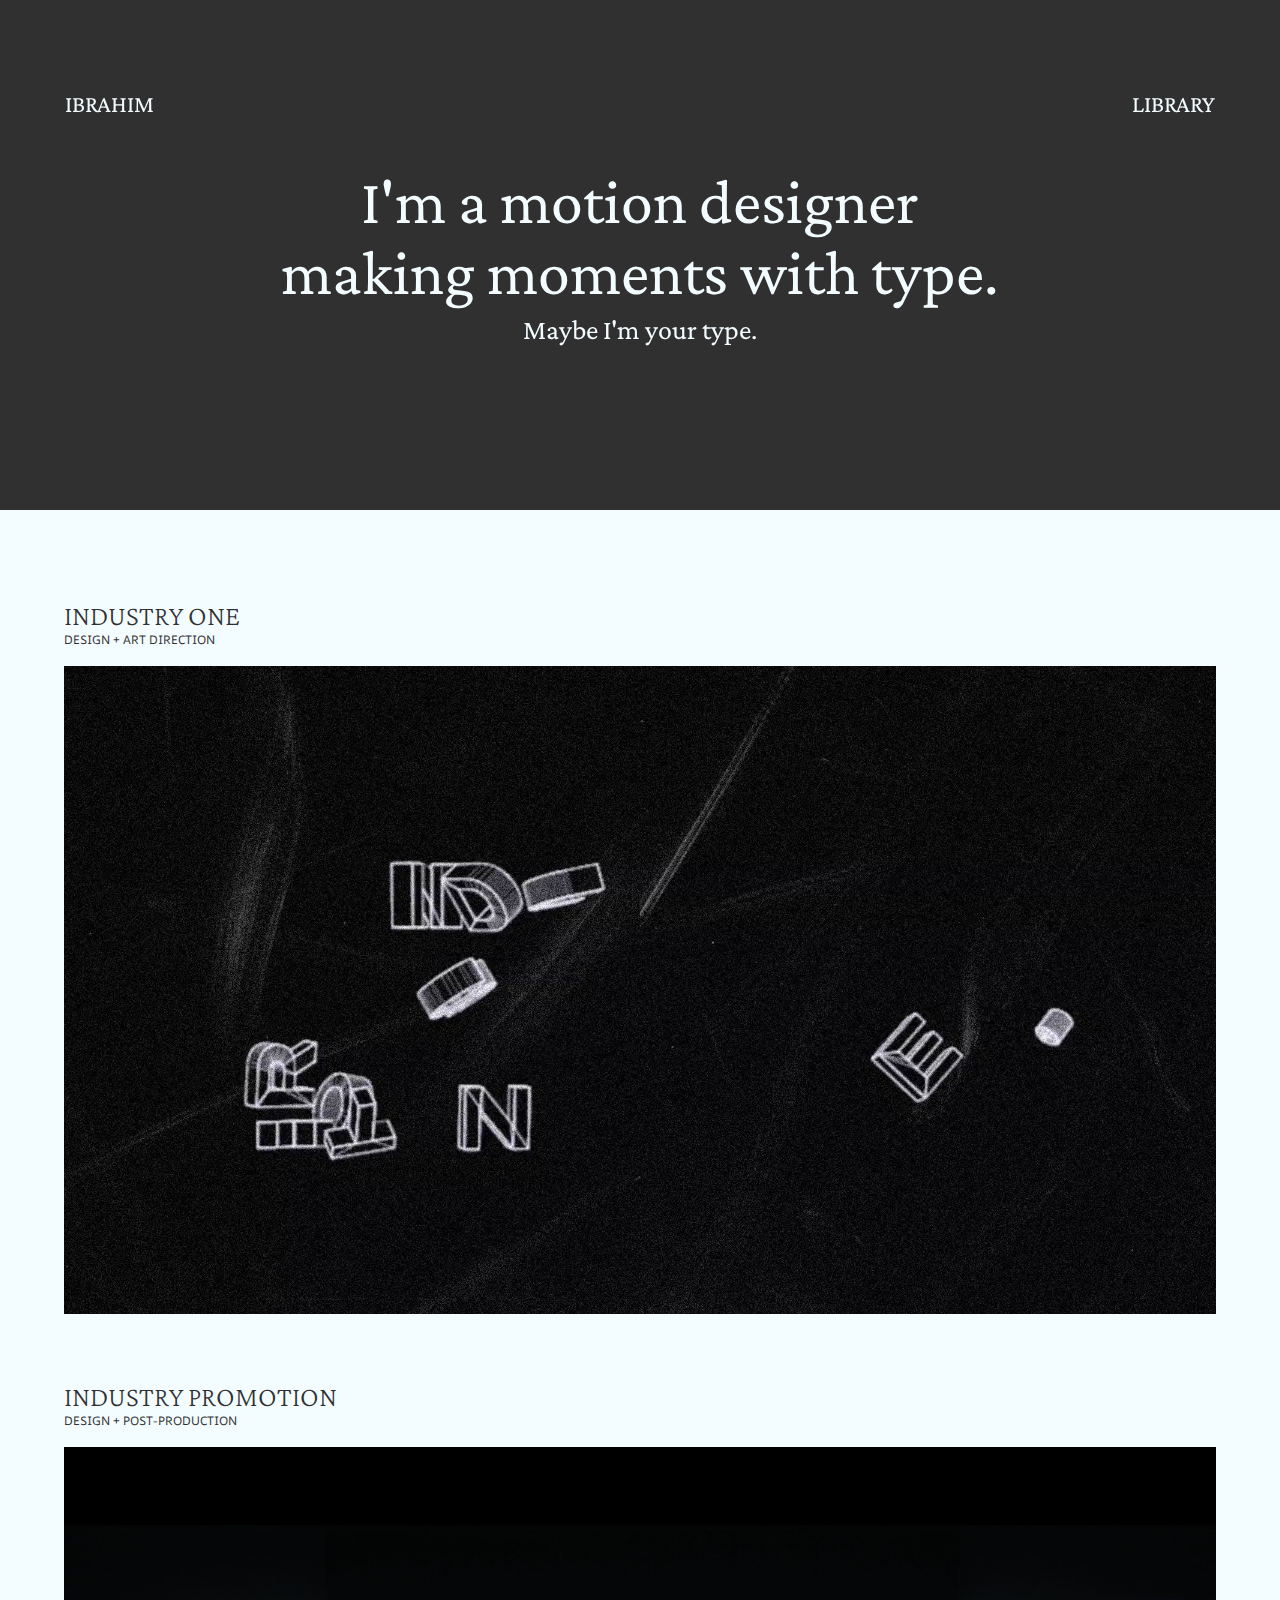
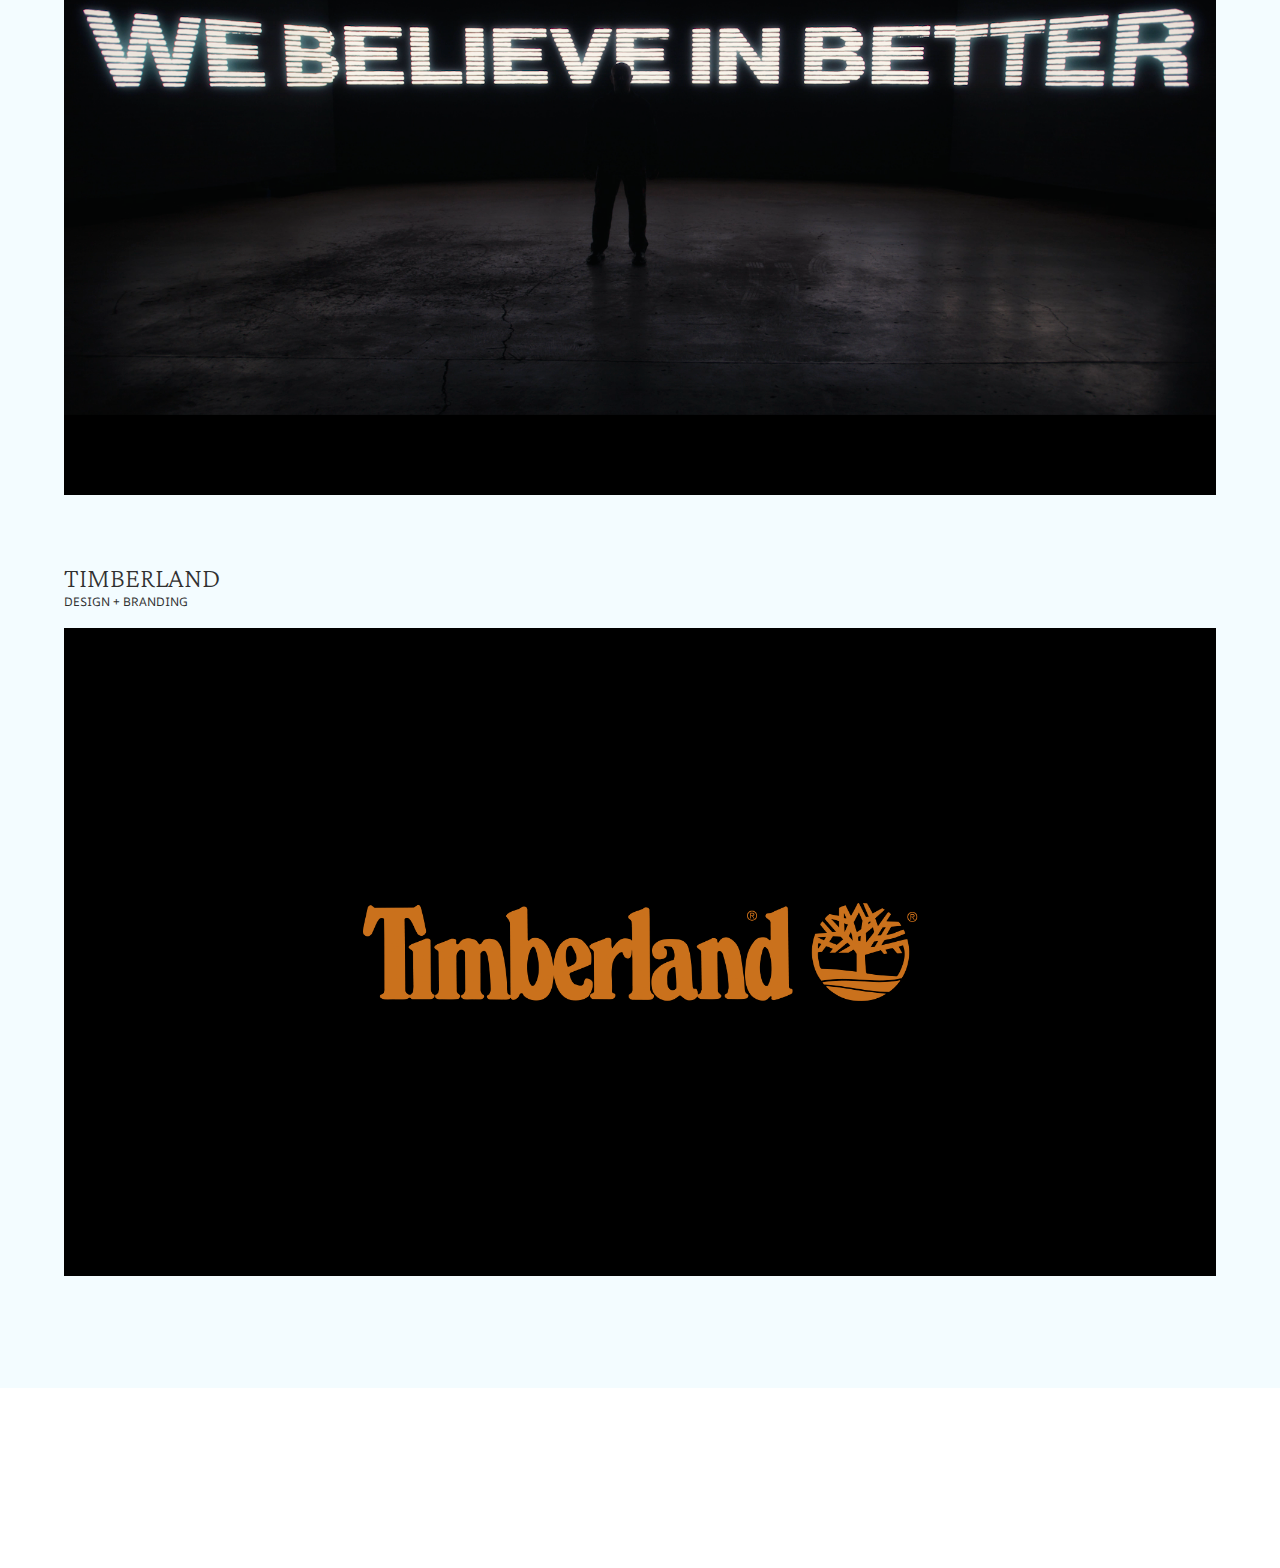
<file: index.html>
<!DOCTYPE html>

<html lang = "en">
    
    <head>
        <title>The Works</title>

        <!-- Page Logo, Favicon -->
        <link rel = "stylesheet" type = "image/x-icon" href = "favicon.ico">

        <meta charset = "utf-8">
        <meta http-equiv = "X-UA-Compatible" content = "IE=edge">
        <meta name = "viewport" content = "width=device-width, initial-scale=1.0">

        <!-- CSS Stylesheets, dependencies first -->
        <link rel = "stylesheet" href = "assets/css/main.css">
    </head>

    <body>
        <nav>
            <div class = "navItems">
                <a href = "/">
                    <li id = "logotype">ibrahim</li>
                </a>
    
                <ul>                    
                    <a href = "/library">
                        <li>library</li>
                    </a>
                </ul>
            </div>
        </nav>

        <section id = "top">
            <div class = "open">
                <div>
                    I'm a motion designer 
                    <br>
                    making moments with type.
                    <div class = "subtitle">
                        Maybe I'm your type. 
                    </div>
                </div>
            </div>
        </section>

        <main>    
            <section id = "middle">
    
                <!-- PROJECTS SECTION -->
    
                <div class = "projects">
                    <div>
                        <div class = "titles">
                            <h1>industry one</h1>
                            <h6>design + art direction</h6>
                        </div>
                        <a href = "projects/ind1Gallery">
                            <div class = "project">
                                <video poster = "assets/imgs/comm/One/ONE_poster.png" autoplay = "true" muted loop>
                                    <source src = "assets/imgs/comm/One/ONE_hero.mp4" rel = "video/mp4">
                                </video>
                            </div>
                        </a>
                    </div>

                    <div>
                        <div class = "titles">
                            <h1>industry promotion</h1>
                            <h6>design + post-production</h6>
                        </div>
                        <a href = "projects/indPromo">
                            <div class = "project">
                                <video poster = "assets/imgs/comm/Promo/poster.png" autoplay = "true" muted loop>
                                    <source src = "assets/imgs/comm/Promo/poster.mp4" rel = "video/mp4">
                                </video>
                            </div>
                        </a>
                    </div>

                    <div>
                        <div class = "titles">
                            <h1>timberland</h1>
                            <h6>design + branding</h6>
                        </div>
                        <a href = "projects/timberland">
                            <div class = "project">
                                <video poster = "assets/imgs/comm/Timberland/poster.png" autoplay = "true" muted loop>
                                    <source src = "assets/imgs/comm/Timberland/icon2logo.mp4" rel = "video/mp4">
                                </video>
                            </div>
                        </a>
                    </div>
                </div>
            </section>   
        </main> 

        <footer>
            <div class = "footerItems">
                &#169;2023 Ibrahim &emsp;
                <a href = "/">Top</a>
            </div>
        </footer> 
        
        <script src = "assets/js/main.js"></script>
    </body>
</html>
</file>
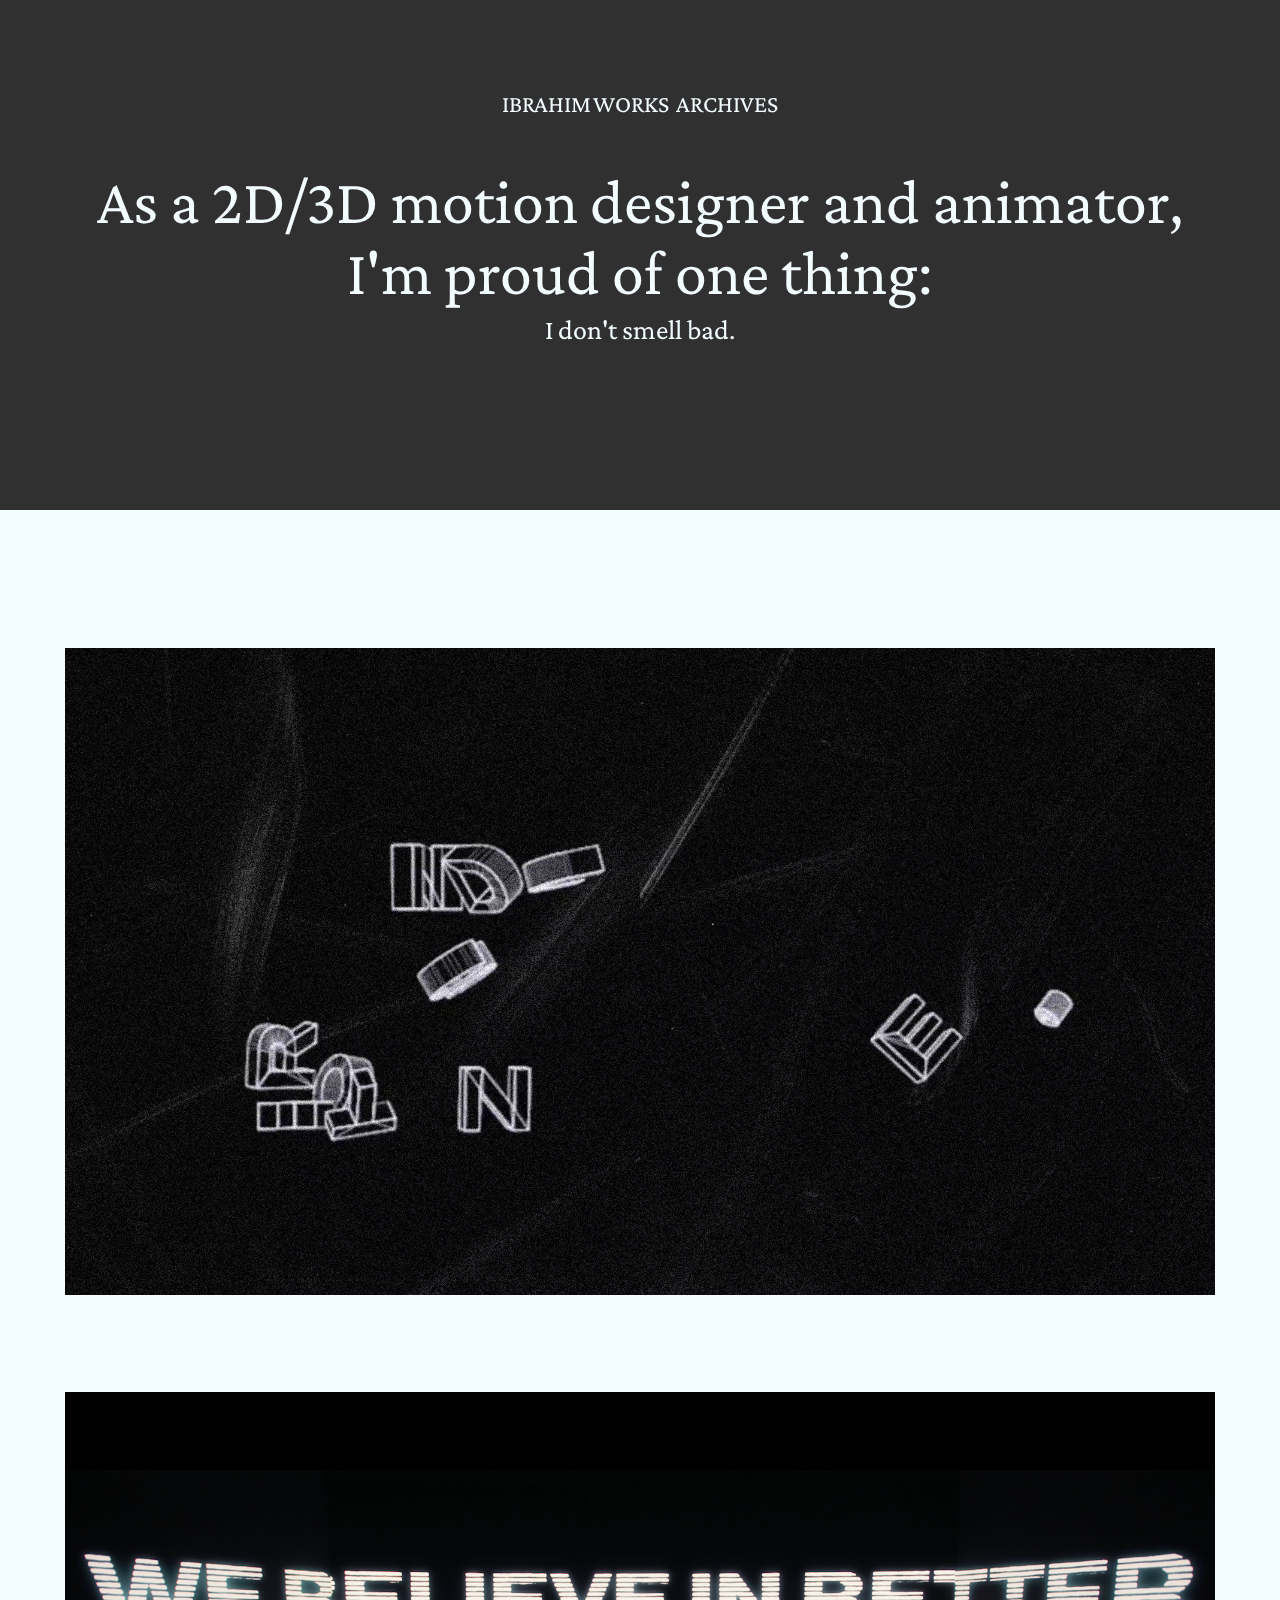
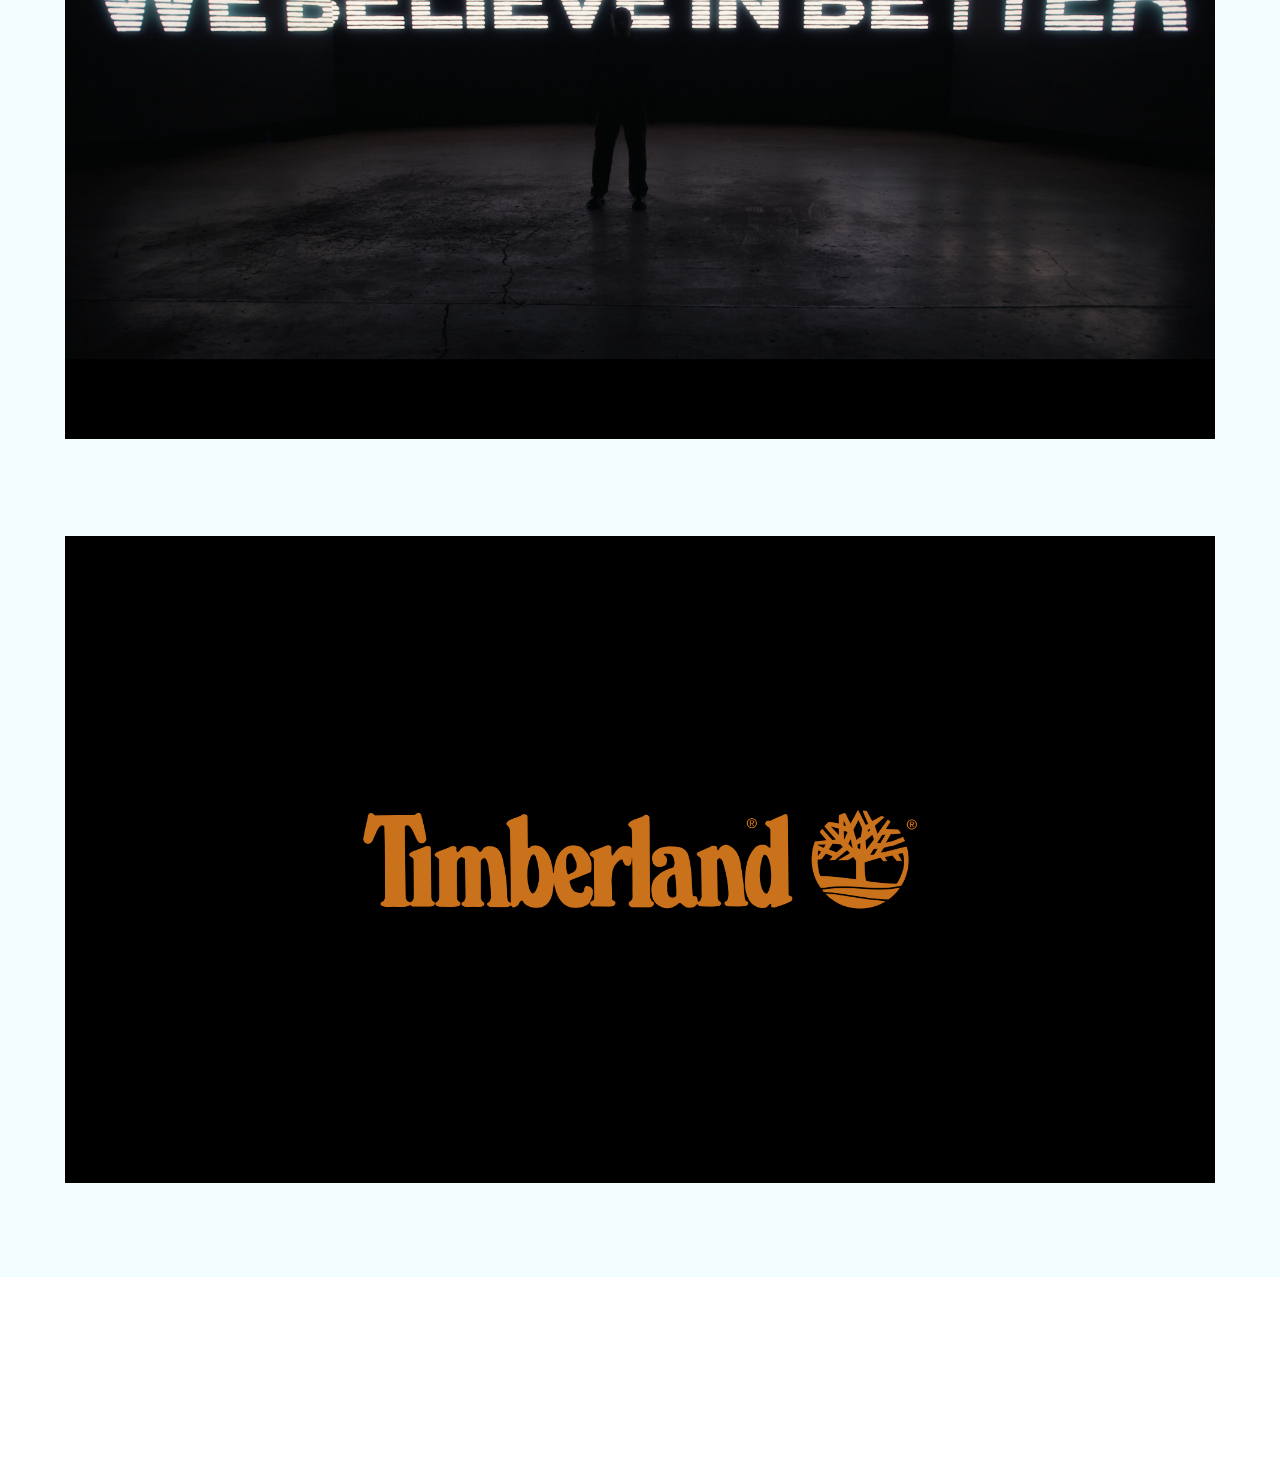
<file: main.html>
<!DOCTYPE html>

<html lang = "en">
    
    <head>
        <title>The Works</title>

        <!-- Page Logo, Favicon -->
        <link rel = "stylesheet" type = "image/x-icon" href = "favicon.ico">

        <meta charset = "utf-8">

        <!-- CSS Stylesheets, dependencies first -->
        <link rel = "stylesheet" href = "assets/css/main.css">
    </head>

    <body>
        <nav>
            <a href = "main.html">
                <li id = "logotype">ibrahim</li>
            </a>

            <ul>
                <a href = "main.html">
                    <li>works</li>
                </a>
                
                <a href = "archives/archives.html">
                    <li>archives</li>
                </a>
            </ul>
        </nav>

        <section id = "top">
            <div class = "open">
                <div>
                    As a 2D/3D motion designer and animator, 
                    <br>
                    I'm proud of one thing:
                    <br>
                    <div class = "subtitle">
                        I don't smell bad.  
                    </div>
                </div>
            </div>
        </section>

        <main>    
            <section id = "middle">
    
                <!-- PROJECTS SECTION -->
    
                <div class = "projects">
                    <a href = "pages/i1Gallery.html">
                        <div class = "titles">
                            <h1>industry one</h1>
                            <h6>design + art direction</h6>
                        </div>
                        <div class = "project">
                            <video poster = "assets/imgs/INDUSTRY/One/ONE_poster.png" autoplay = "true" muted loop>
                                <source src = "assets/imgs/INDUSTRY/One/ONE_hero.mp4" rel = "video/mp4">
                            </video>
                        </div>
                    </a>

                    <a href = "pages/iPromo.html">
                        <div class = "titles">
                            <h1>industry promotion</h1>
                            <h6>design + post-production</h6>
                        </div>
                        <div class = "project">
                            <video poster = "assets/imgs/INDUSTRY/Promo/poster.png" autoplay = "true" muted loop>
                                <source src = "assets/imgs/INDUSTRY/Promo/poster.mp4" rel = "video/mp4">
                            </video>
                        </div>
                    </a>

                    <a href = "pages/timberland.html">
                        <div class = "titles">
                            <h1>timberland</h1>
                            <h6>design + branding</h6>
                        </div>
                        <div class = "project">
                            <video poster = "assets/imgs/INDUSTRY/Timberland/poster.png" autoplay = "true" muted loop>
                                <source src = "assets/imgs/INDUSTRY/Timberland/icon2logo.mp4" rel = "video/mp4">
                            </video>
                        </div>
                    </a>
                </div>
            </section>   
        </main> 

        <footer>
            <div class = "footerItems">
                <a href = "main.html">Top</a>
                &#169; Ibrahim 2023
            </div>
        </footer> 
        
        <script src = "assets/js/main.js"></script>
    </body>
</html>
</file>
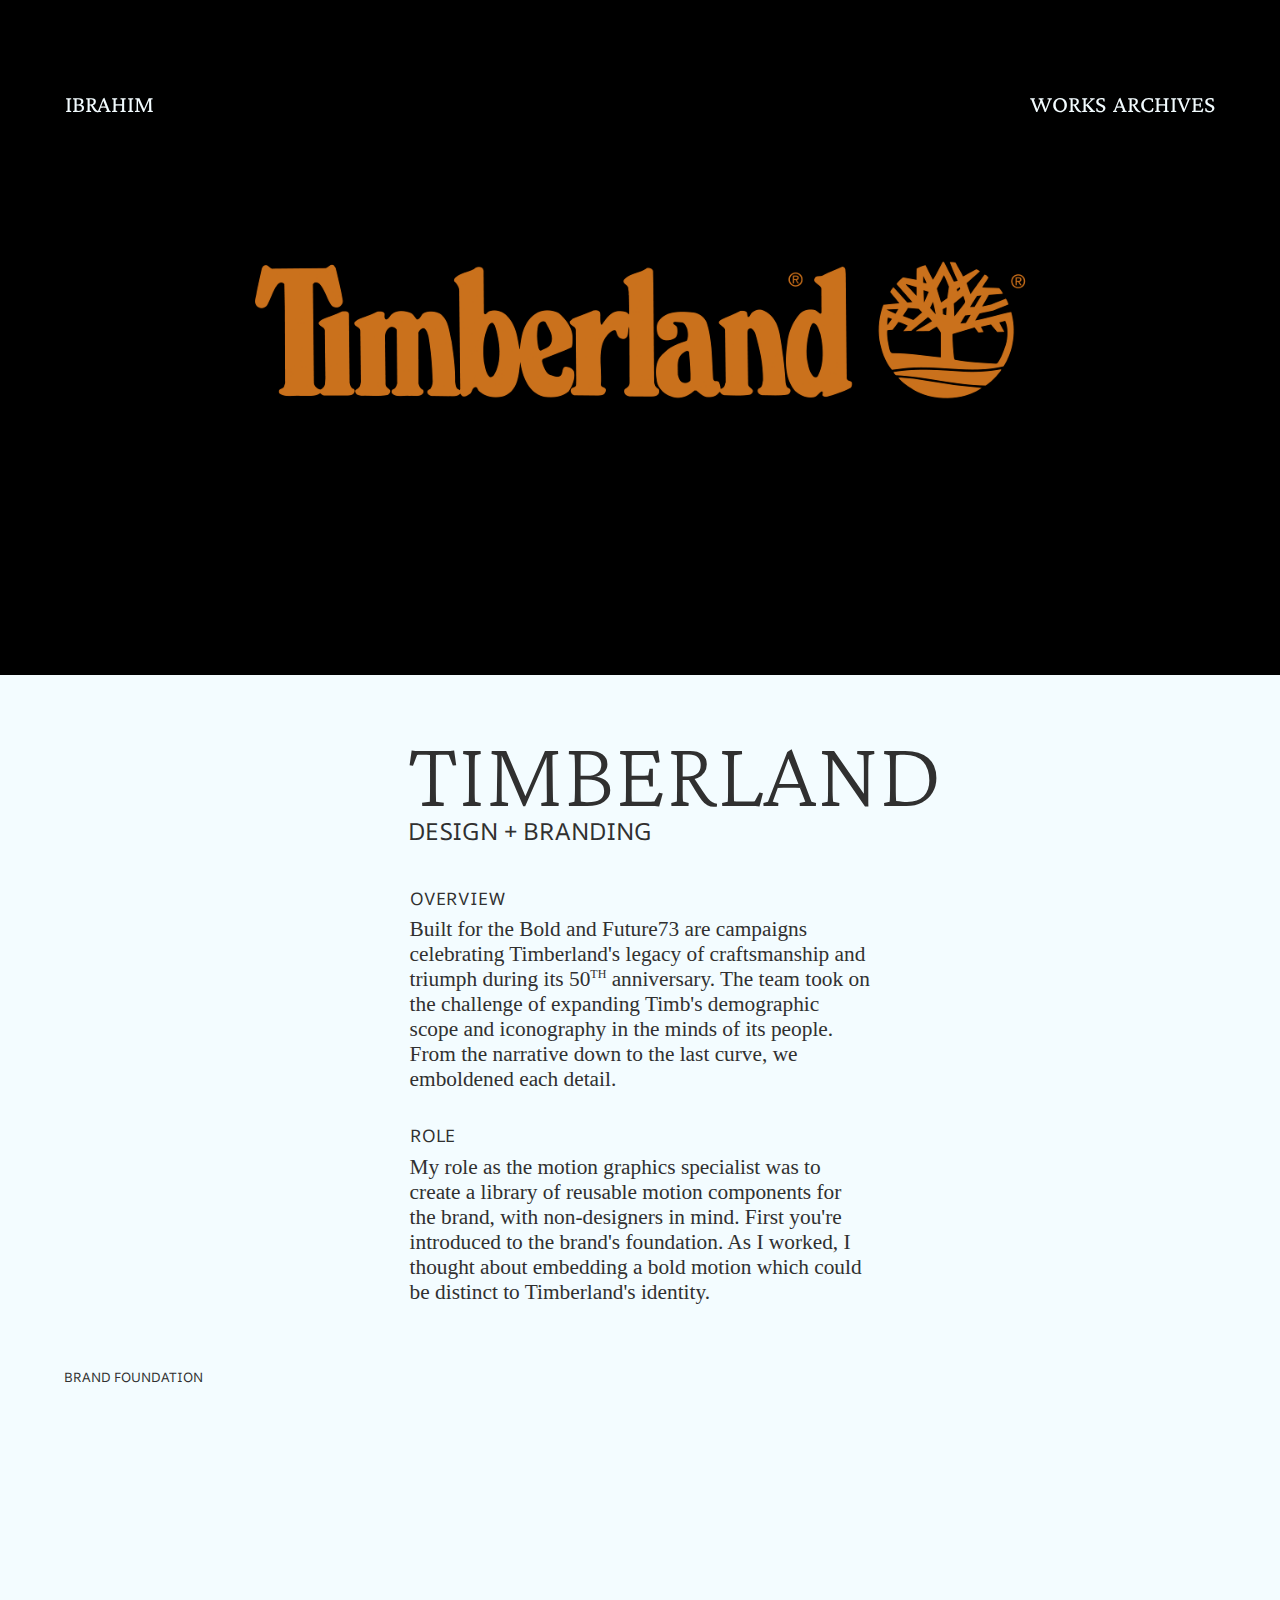
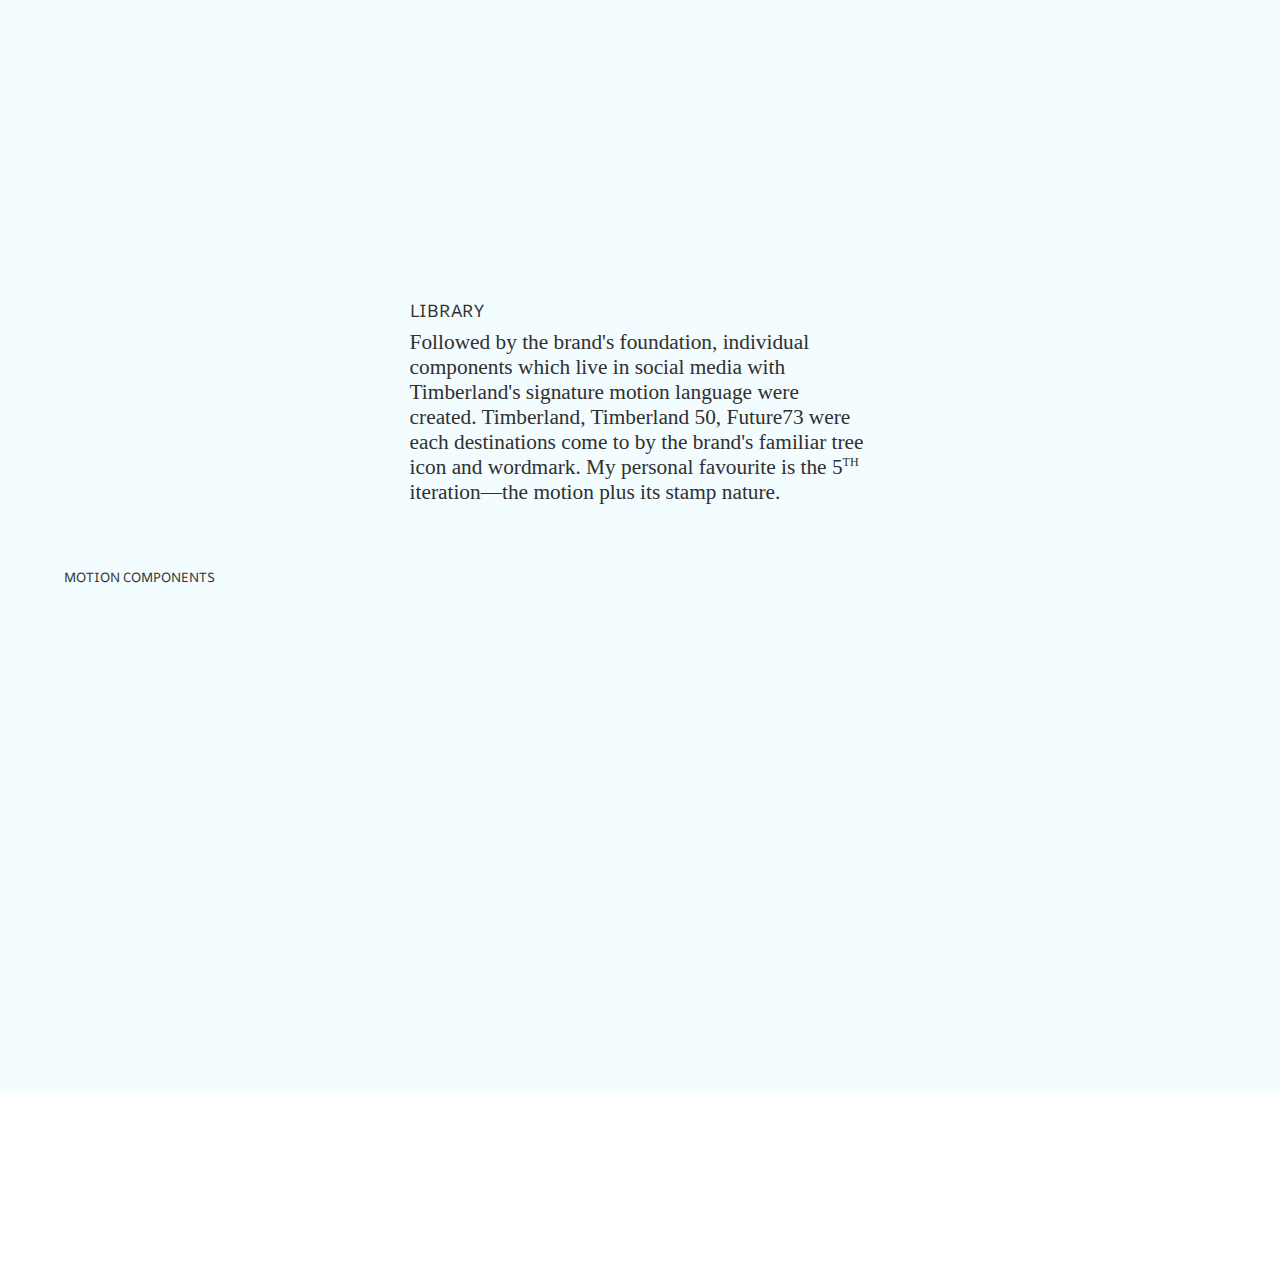
<file: pages/timberland.html>
<!DOCTYPE html>

<html lang = "en">
    
    <head>
        <title>Timberland</title>

        <!-- Page Logo, Favicon -->
        <link rel = "stylesheet" type = "image/x-icon" href = "favicon.ico">

        <meta charset = "utf-8">
        <meta http-equiv = "X-UA-Compatible" content = "IE=edge">
        <meta name = "viewport" content = "width=device-width, initial-scale=1.0">

        <!-- CSS Stylesheets, dependencies first -->
        <link rel = "stylesheet" href = "../assets/css/main.css">
    </head>

    <body>
        <nav>
            <div class = "navItems">
                <a href = "../">
                    <li id = "logotype">ibrahim</li>
                </a>
    
                <ul>
                    <a href = "../">
                        <li>works</li>
                    </a>
                    
                    <a href = "../library/library">
                        <li>archives</li>
                    </a>
                </ul>
            </div>
        </nav>

        <main>
            <div class = "hero p1"></div>

            <section class = "proj">
                <section class = "title">
                    <h1>timberland</h1>
                    <h4>design + branding</h4>        
                </section>
                
                <section class = "desc">
                    <h5>Overview</h5>
                    <p>Built for the Bold and Future73 are campaigns celebrating Timberland's legacy of craftsmanship and triumph during its 50<sup>th</sup> anniversary. The team took on the challenge of expanding Timb's demographic scope and iconography in the minds of its people. From the narrative down to the last curve, we emboldened each detail.  
                    </p>
                    <br>
                    <h5>Role</h5>
                    <p>My role as the motion graphics specialist was to create a library of reusable motion components for the brand, with non-designers in mind. First you're introduced to the brand's foundation. As I worked, I thought about embedding a bold motion which could be distinct to Timberland's identity.</p>
                </section>
            </section>

            <section class = "gallery exp">
                <h5 class = "secTitle">brand foundation</h5>

                <!-- color palette -->
                <video class = "" poster = "" autoplay = "true" muted loop>
                    <source src = "../assets/imgs/comm/Timberland/colourPalette.mp4" rel = "video/mp4">
                </video>

                <!-- grid -->
                <video poster = "" autoplay = "true" muted loop>
                    <source src = "../assets/imgs/comm/Timberland/12x12Grid.mp4" rel = "video/mp4">
                </video>

                <!-- typefaces -->
                <video poster = "" autoplay = "true" muted loop>
                    <source src = "../assets/imgs/comm/Timberland/typefaces.mp4" rel = "video/mp4">
                </video>

                <!-- layout -->
                <video poster = "" autoplay = "true" muted loop>
                    <source src = "../assets/imgs/comm/Timberland/blackTypeMorph.mp4" rel = "video/mp4">
                </video>

                <!-- layout -->
                <video poster = "" autoplay = "true" muted loop>
                    <source src = "../assets/imgs/comm/Timberland/condensedTypeMorph.mp4" rel = "video/mp4">
                </video>

                <!-- layout -->
                <video poster = "" autoplay = "true" muted loop>
                    <source src = "../assets/imgs/comm/Timberland/extendedTypeMorph.mp4" rel = "video/mp4">
                </video>
            </section>

            <section class = "proj">
                <section class = "desc">
                    <h5>library</h5>
                    <p>Followed by the brand's foundation, individual components which live in social media with Timberland's signature motion language were created. Timberland, Timberland 50, Future73 were each destinations come to by the brand's familiar tree icon and wordmark. My personal favourite is the 5<sup>th</sup> iteration—the motion plus its stamp nature.</p>
                </section>
            </section>

            <section class = "gallery exp">
                <h5 class = "secTitle">motion components</h5>

                <!-- icon2logo -->
                <video class = "" poster = "" autoplay = "true" muted loop>
                    <source src = "../assets/imgs/comm/Timberland/icon2logo.mp4" rel = "video/mp4">
                </video>

                <!-- bftb2t50 -->
                <video poster = "" autoplay = "true" muted loop>
                    <source src = "../assets/imgs/comm/Timberland/BFTB2T50.mp4" rel = "video/mp4">
                </video>

                <!-- icon2f73 -->
                <video poster = "" autoplay = "true" muted loop>
                    <source src = "../assets/imgs/comm/Timberland/icon2F73.mp4" rel = "video/mp4">
                </video>

                <!-- t502f73 -->
                <video class = "" poster = "" autoplay = "true" muted loop>
                    <source src = "../assets/imgs/comm/Timberland/T502F73.mp4" rel = "video/mp4">
                </video>

                <!-- icon273 -->
                <video class = "" poster = "" autoplay = "true" muted loop>
                    <source src = "../assets/imgs/comm/Timberland/icon273.mp4" rel = "video/mp4">
                </video>
            </section>
        </main>

        <footer>
            <div class = "footerItems">
                &#169;2023 Ibrahim &emsp;
                <a href = "timberland">Top</a>
            </div>
        </footer> 
        
        <script src = "../assets/js/main.js"></script>
    </body>
</html>
</file>
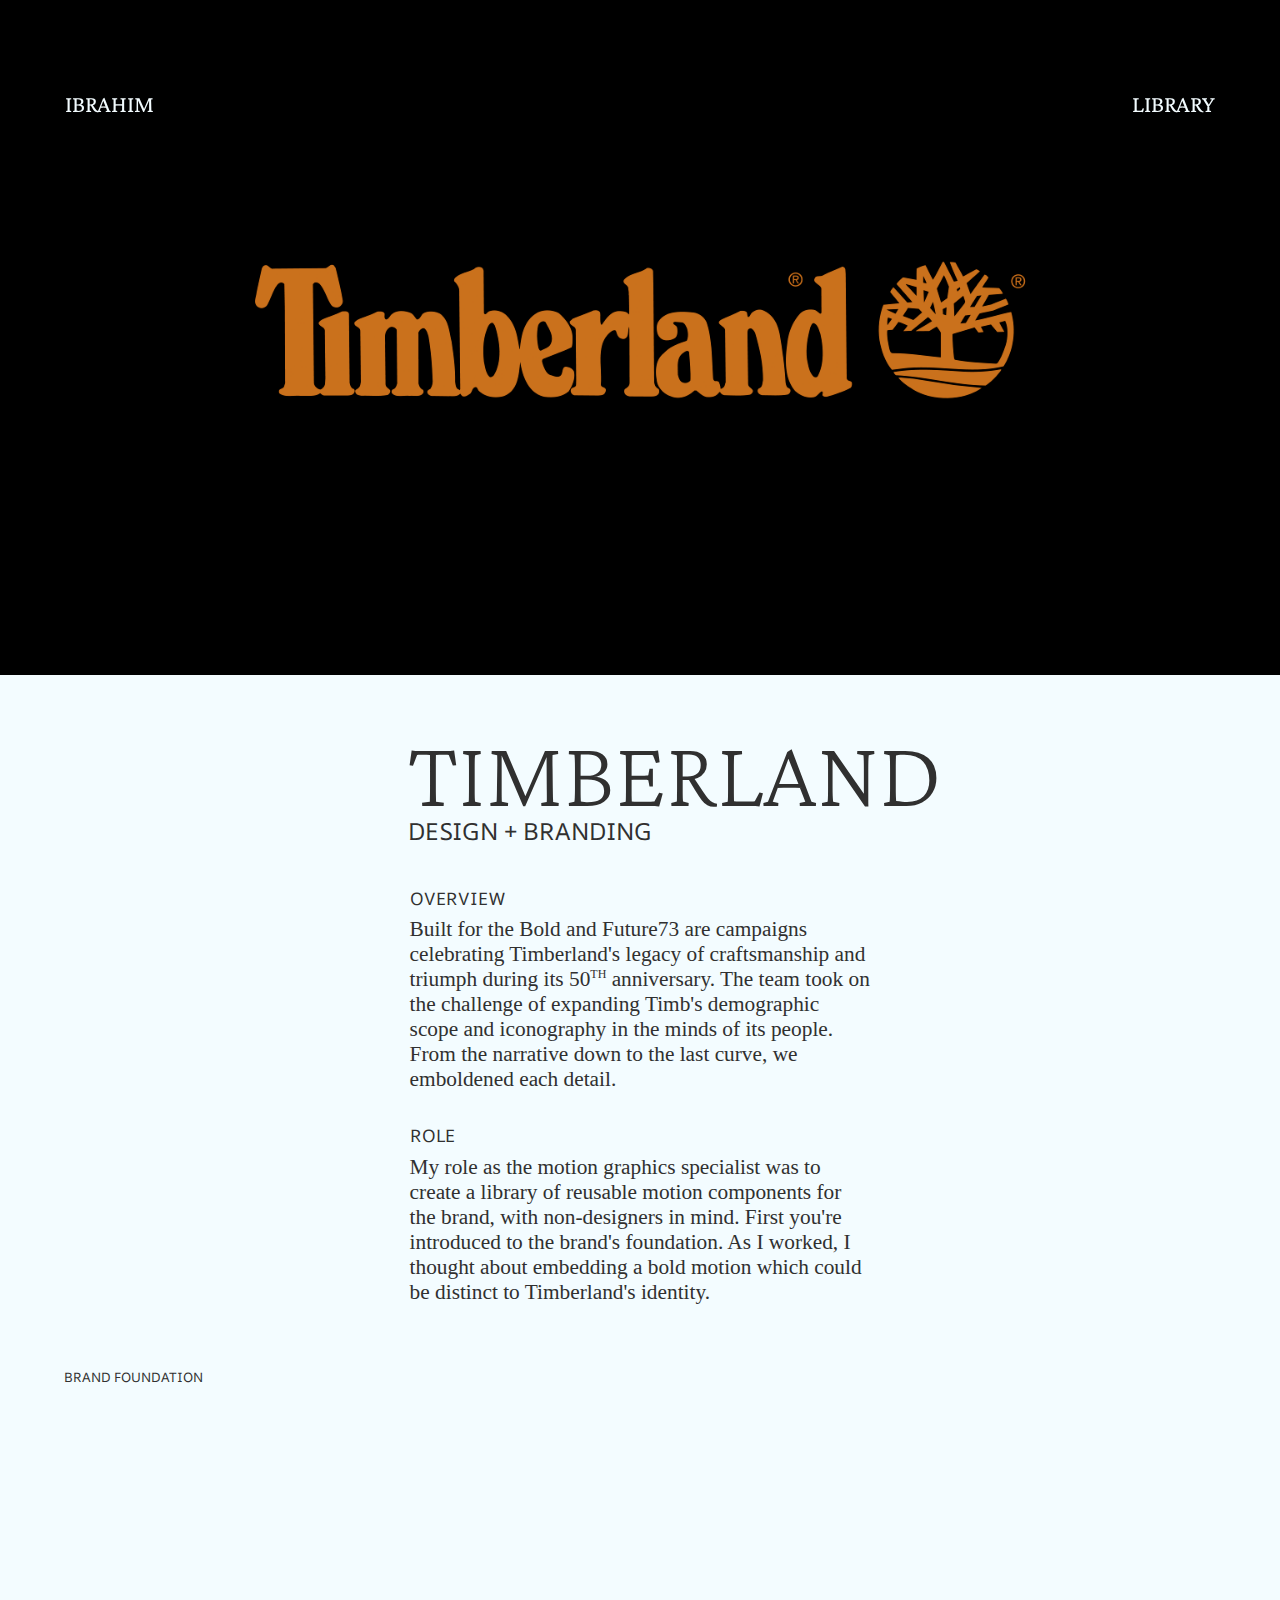
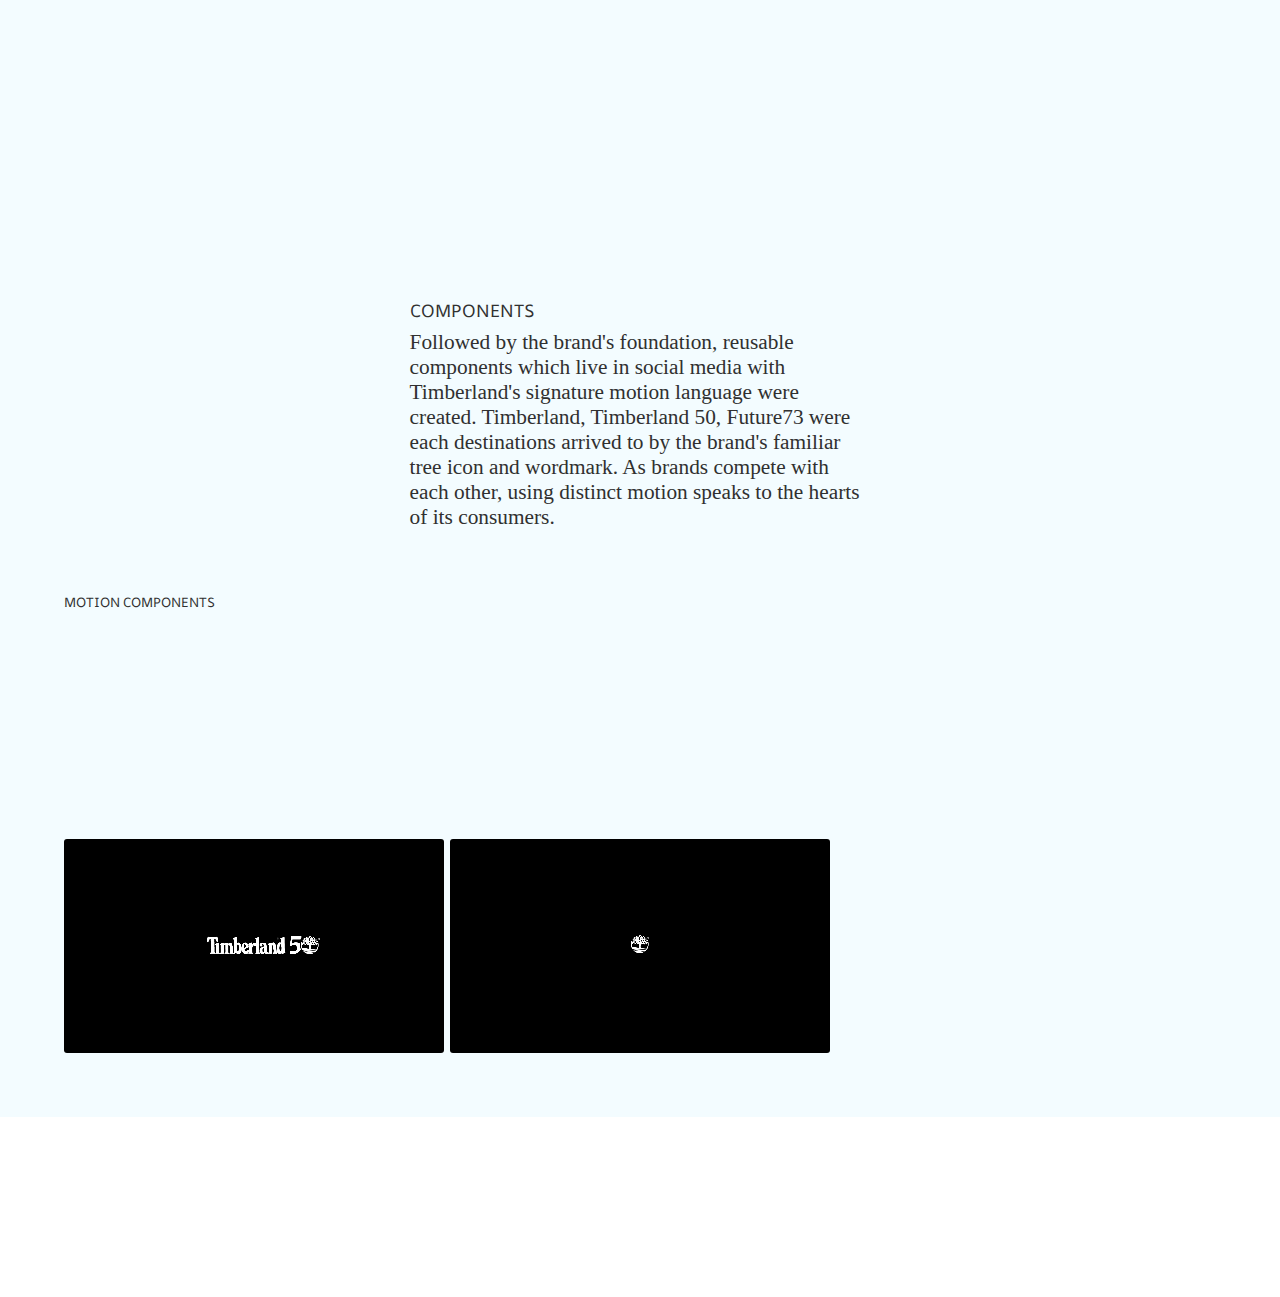
<file: projects/timberland.html>
<!DOCTYPE html>

<html lang = "en">
    
    <head>
        <title>Timberland</title>

        <!-- Page Logo, Favicon -->
        <link rel = "stylesheet" type = "image/x-icon" href = "favicon.ico">

        <meta charset = "utf-8">
        <meta http-equiv = "X-UA-Compatible" content = "IE=edge">
        <meta name = "viewport" content = "width=device-width, initial-scale=1.0">

        <!-- CSS Stylesheets, dependencies first -->
        <link rel = "stylesheet" href = "../assets/css/main.css">
    </head>

    <body>
        <nav>
            <div class = "navItems">
                <a href = "/">
                    <li id = "logotype">ibrahim</li>
                </a>
    
                <ul>                    
                    <a href = "../library">
                        <li>library</li>
                    </a>
                </ul>
            </div>
        </nav>

        <main>
            <div class = "hero p1"></div>

            <section class = "proj">
                <section class = "title">
                    <h1>timberland</h1>
                    <h4>design + branding</h4>        
                </section>
                
                <section class = "desc">
                    <h5>Overview</h5>
                    <p>Built for the Bold and Future73 are campaigns celebrating Timberland's legacy of craftsmanship and triumph during its 50<sup>th</sup> anniversary. The team took on the challenge of expanding Timb's demographic scope and iconography in the minds of its people. From the narrative down to the last curve, we emboldened each detail.  
                    </p>
                    <br>
                    <h5>Role</h5>
                    <p>My role as the motion graphics specialist was to create a library of reusable motion components for the brand, with non-designers in mind. First you're introduced to the brand's foundation. As I worked, I thought about embedding a bold motion which could be distinct to Timberland's identity.</p>
                </section>
            </section>

            <section class = "gallery exp">
                <h5 class = "secTitle">brand foundation</h5>

                <!-- color palette -->
                <video class = "" poster = "" autoplay = "true" muted loop>
                    <source src = "../assets/imgs/comm/Timberland/colourPalette.mp4" rel = "video/mp4">
                </video>

                <!-- grid -->
                <video poster = "" autoplay = "true" muted loop>
                    <source src = "../assets/imgs/comm/Timberland/12x12Grid.mp4" rel = "video/mp4">
                </video>

                <!-- typefaces -->
                <video poster = "" autoplay = "true" muted loop>
                    <source src = "../assets/imgs/comm/Timberland/typefaces.mp4" rel = "video/mp4">
                </video>

                <!-- layout -->
                <video poster = "" autoplay = "true" muted loop>
                    <source src = "../assets/imgs/comm/Timberland/blackTypeMorph.mp4" rel = "video/mp4">
                </video>

                <!-- layout -->
                <video poster = "" autoplay = "true" muted loop>
                    <source src = "../assets/imgs/comm/Timberland/condensedTypeMorph.mp4" rel = "video/mp4">
                </video>

                <!-- layout -->
                <video poster = "" autoplay = "true" muted loop>
                    <source src = "../assets/imgs/comm/Timberland/extendedTypeMorph.mp4" rel = "video/mp4">
                </video>
            </section>

            <section class = "proj">
                <section class = "desc">
                    <h5>components</h5>
                    <p>Followed by the brand's foundation, reusable components which live in social media with Timberland's signature motion language were created. Timberland, Timberland 50, Future73 were each destinations arrived to by the brand's familiar tree icon and wordmark. As brands compete with each other, using distinct motion speaks to the hearts of its consumers.</p>
                </section>
            </section>

            <section class = "gallery exp">
                <h5 class = "secTitle">motion components</h5>

                <!-- icon2logo -->
                <video class = "" poster = "" autoplay = "true" muted loop>
                    <source src = "../assets/imgs/comm/Timberland/icon2logo.mp4" rel = "video/mp4">
                </video>

                <!-- bftb2t50 -->
                <video poster = "" autoplay = "true" muted loop>
                    <source src = "../assets/imgs/comm/Timberland/BFTB2T50.mp4" rel = "video/mp4">
                </video>

                <!-- icon2f73 -->
                <video poster = "" autoplay = "true" muted loop>
                    <source src = "../assets/imgs/comm/Timberland/icon2F73.mp4" rel = "video/mp4">
                </video>

                <!-- t502f73 -->
                <video class = "" poster = "" autoplay = "true" muted loop>
                    <source src = "../assets/imgs/comm/Timberland/T502F73.mp4" rel = "video/mp4">
                </video>

                <!-- icon273 -->
                <video class = "" poster = "" autoplay = "true" muted loop>
                    <source src = "../assets/imgs/comm/Timberland/icon273.mp4" rel = "video/mp4">
                </video>
            </section>
        </main>

        <footer>
            <div class = "footerItems">
                &#169;2023 Ibrahim &emsp;
                <a href = "timberland">Top</a>
            </div>
        </footer> 
        
        <script src = "../assets/js/main.js"></script>
    </body>
</html>
</file>
<file: assets/css/main.css>
/* TYPEFACE IMPORTS */
/* Crimson Pro, serif, 200, 300 */
@import url('https://fonts.googleapis.com/css2?family=Crimson+Pro:wght@200&display=swap');
@import url('https://fonts.googleapis.com/css2?family=Crimson+Pro:ital,wght@0,200;1,200&display=swap');
@import url('https://fonts.googleapis.com/css2?family=Crimson+Pro:wght@300&display=swap');
@import url('https://fonts.googleapis.com/css2?family=Crimson+Pro:ital,wght@0,300;1,300&display=swap');

/* AR One Sans, sans, 400 */
@import url('https://fonts.googleapis.com/css2?family=AR+One+Sans&family=Crimson+Pro:ital,wght@0,300;1,300&display=swap');

/* STYLESHEET */

*, *:after, *:before {
    box-sizing: border-box;
    margin: 0;
    padding: 0;
}

/* html {
    scroll-behavior: smooth;
} */

:link, :visited, body {
    color: rgb(243, 252, 255);
}

h1, h2, h3 {
    font-family: "Crimson Pro", serif;
    font-weight: 200;
    text-transform: uppercase;
}

h4, h5, h6 {
    font-family: "AR One Sans", sans-serif;
    font-weight: 200;
    text-transform: uppercase;
}

nav {
    display: flex;
    font-family: "Crimson Pro", serif;
    font-size: 18pt;
    justify-content: center;
    padding-top: 90px;
    position: fixed;
    right: 0;
    text-transform: uppercase;
    top: 0;
    width: 100%;
    z-index: 3;
}

nav > div {
    display: flex;
    justify-content: space-between;
    width: 90%;
}

#logotype {
    padding: 0;
}

ul {
    list-style: none;
    text-align: right;
}

a {
    padding: 0 1px;
    position: relative;
    text-decoration: none;
}

nav a:after, .footerItems a:after {
    background-color: rgb(235, 192, 0);
    bottom: -9px;
    color: inherit;
    content: '';
    height: 3px;
    left: 0;
    position: absolute;
    transition: width 360ms cubic-bezier(0.165, 0.84, 0.44, 1);
    width: 0;
}

nav a:active, .footerItems a:active {
    color: rgb(235, 192, 0);
}

nav a:hover:after, .footerItems a:hover:after {
    width: 100%;
}

li {
    display: inline-block;
    transition: color 150ms linear;
}

li:hover {
    color: rgb(235, 192, 0);
}

main {
    background: rgb(243, 252, 255);
    color: rgb(48, 48, 48);
    margin-bottom: 180px;
    max-width: 100%;
    position: relative;
    z-index: 1;
}

#top {
    background: rgb(48, 48, 48);
    font-family: "Crimson Pro", serif;
    height: 510px;
    position: fixed;
    top: 0;
    width: 100%;
    z-index: 0;
}

#top > .open {
    align-items: center;
    display: flex;
    filter: blur(0);
    font-size: 48pt;
    height: 100%;
    justify-content: center;
    min-width: 81%;
    text-align: center;
}

#top .subtitle {
    font-family: "Crimson Pro", serif;
    font-size: 21pt;
    padding-top: 6px;
    text-transform: none;
}

#middle {
    margin: 510px auto 0 auto;
    width: 90%;
}

#middle > .projects {
    padding: 90px 0;
}

.projects {
    color: rgb(48, 48, 48);
    display: grid;
    grid-template-columns: repeat(1, 1fr);
    row-gap: 45px;
}

.projects div {
    margin: 0 auto;
    max-width: 1920px;
}

video {
    max-width: 100%;
}

.project {
    position: relative;
}

.titles h1 {
    font-size: 21pt;
}

.titles h6 {
    font-size: 9pt;
}

footer {
    background: rgb(48, 48, 48);
    bottom: 0;
    font-weight: 200;
    height: 180px;
    position: fixed;
    width: 100%;
    z-index: 0;
}

.footerItems {
    align-items: center;
    display: flex;
    font-size: 15pt;
    height: 100%;
    margin: 0 auto;
    max-width: fit-content;
    text-transform: uppercase;
}

.footerItems a {
    color: inherit;
    transition: color 180ms linear;
}

.footerItems a:hover {
    color: rgb(235, 192, 0);
}


/* PROJECTS */

main .hero {
    background-attachment: fixed;
    background-position: center -120px;
    background-size: cover;
    height: 75vh;
    max-width: 100%;
}

main .hero.p1 {
    background-image: url("../imgs/comm/Timberland/poster.png");
}

main .hero.p2 {
    background-image: url("../imgs/comm/One/ONE_poster.png");
}

main .hero.p3 {
    background-image: url("../imgs/comm/Promo/poster.png");
}

main .proj {
    font-size: 16pt;
}

main .title {
    margin: 45px auto 45px 31.9%;
    width: fit-content;
}

main h1 {
    font-size: 72pt;
}

main h4 {
    font-size: 18pt;
    line-height: 6pt;
}

main h5 {
    line-height: 28pt;
}

main .desc {
    margin: 0 auto;
    width: 36%;
}

.desc a {
    color: rgb(235, 192, 0);
}

sup {
    font-size: 9pt;
    text-transform: uppercase;
}

main .gallery {
    display: grid;
    gap: 6px;
    margin: 90px auto;
    max-width: 100%;
    position: relative;
    width: 90%;
}

.gallery.bi {
    grid-template-columns: repeat(2, 1fr);
}

.gallery .wide {
    grid-column: 1/3;
}

.gallery.process {
    border-radius: 3px;
    grid-template-columns: repeat(3, 1fr);
    padding-bottom: 5%;
}

.gallery.exp {
    grid-template-columns: repeat(3, 1fr);
    margin-bottom: 0;
    padding-bottom: 5%;
}

.secTitle {
    line-height: normal;
    margin-top: -27px;
    position: absolute;
}

.gallery video, .gallery img {
    border-radius: 3px;
    max-width: 100%;
}

/* archives */
#top > .archDesc {
    filter: blur(0);
    display: grid;
    gap: 0 21px;
    grid-template-columns: repeat(2, 1fr);
    font-size: 18pt;
    line-height: 1.25;
    margin: 153px auto 0 auto;
    width: 63%;
}

main .gallery.archive {
    color: rgb(48, 48, 48);
    grid-template-columns: repeat(3, 1fr);
    padding: 90px 0;
    width: 100%;
}

.gallery .arch {
    height: fit-content;
    margin-bottom: 45px;
}

.arch.first {
    grid-column: 1/3;
}
</file>
